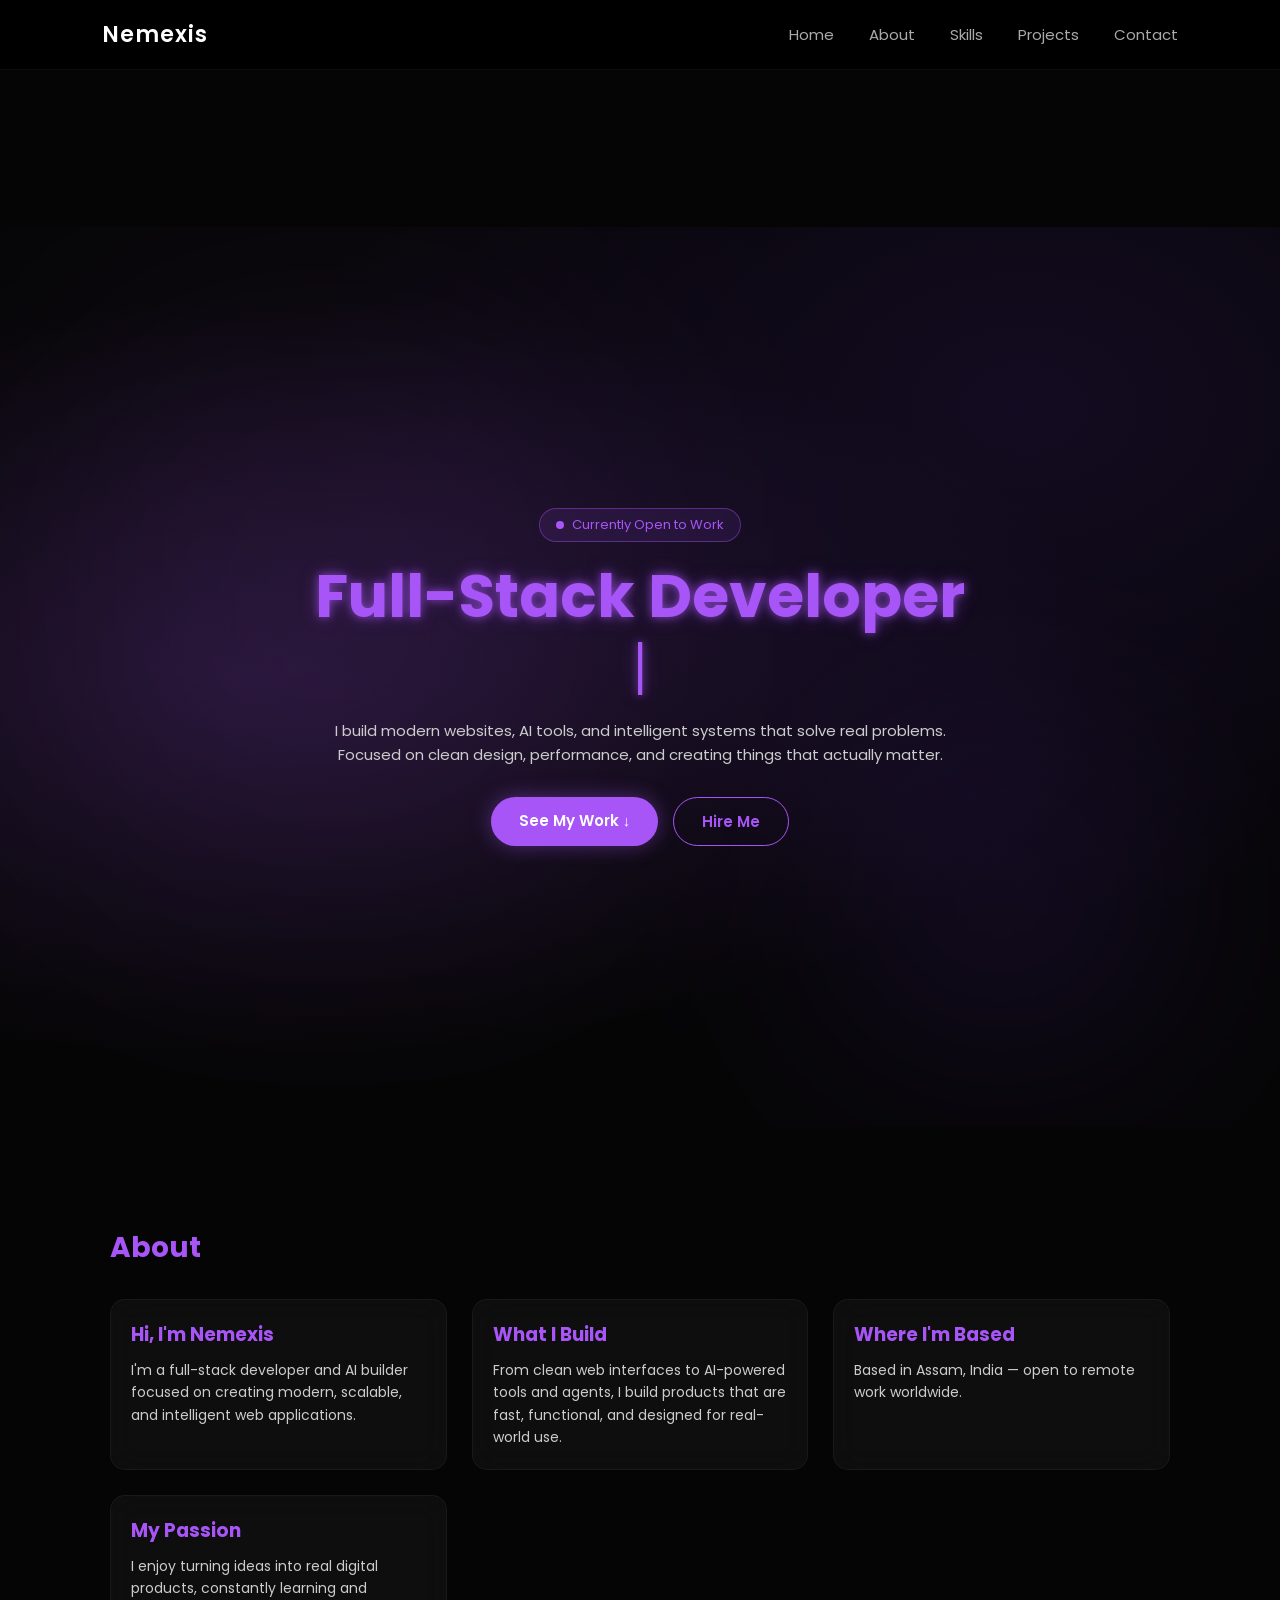
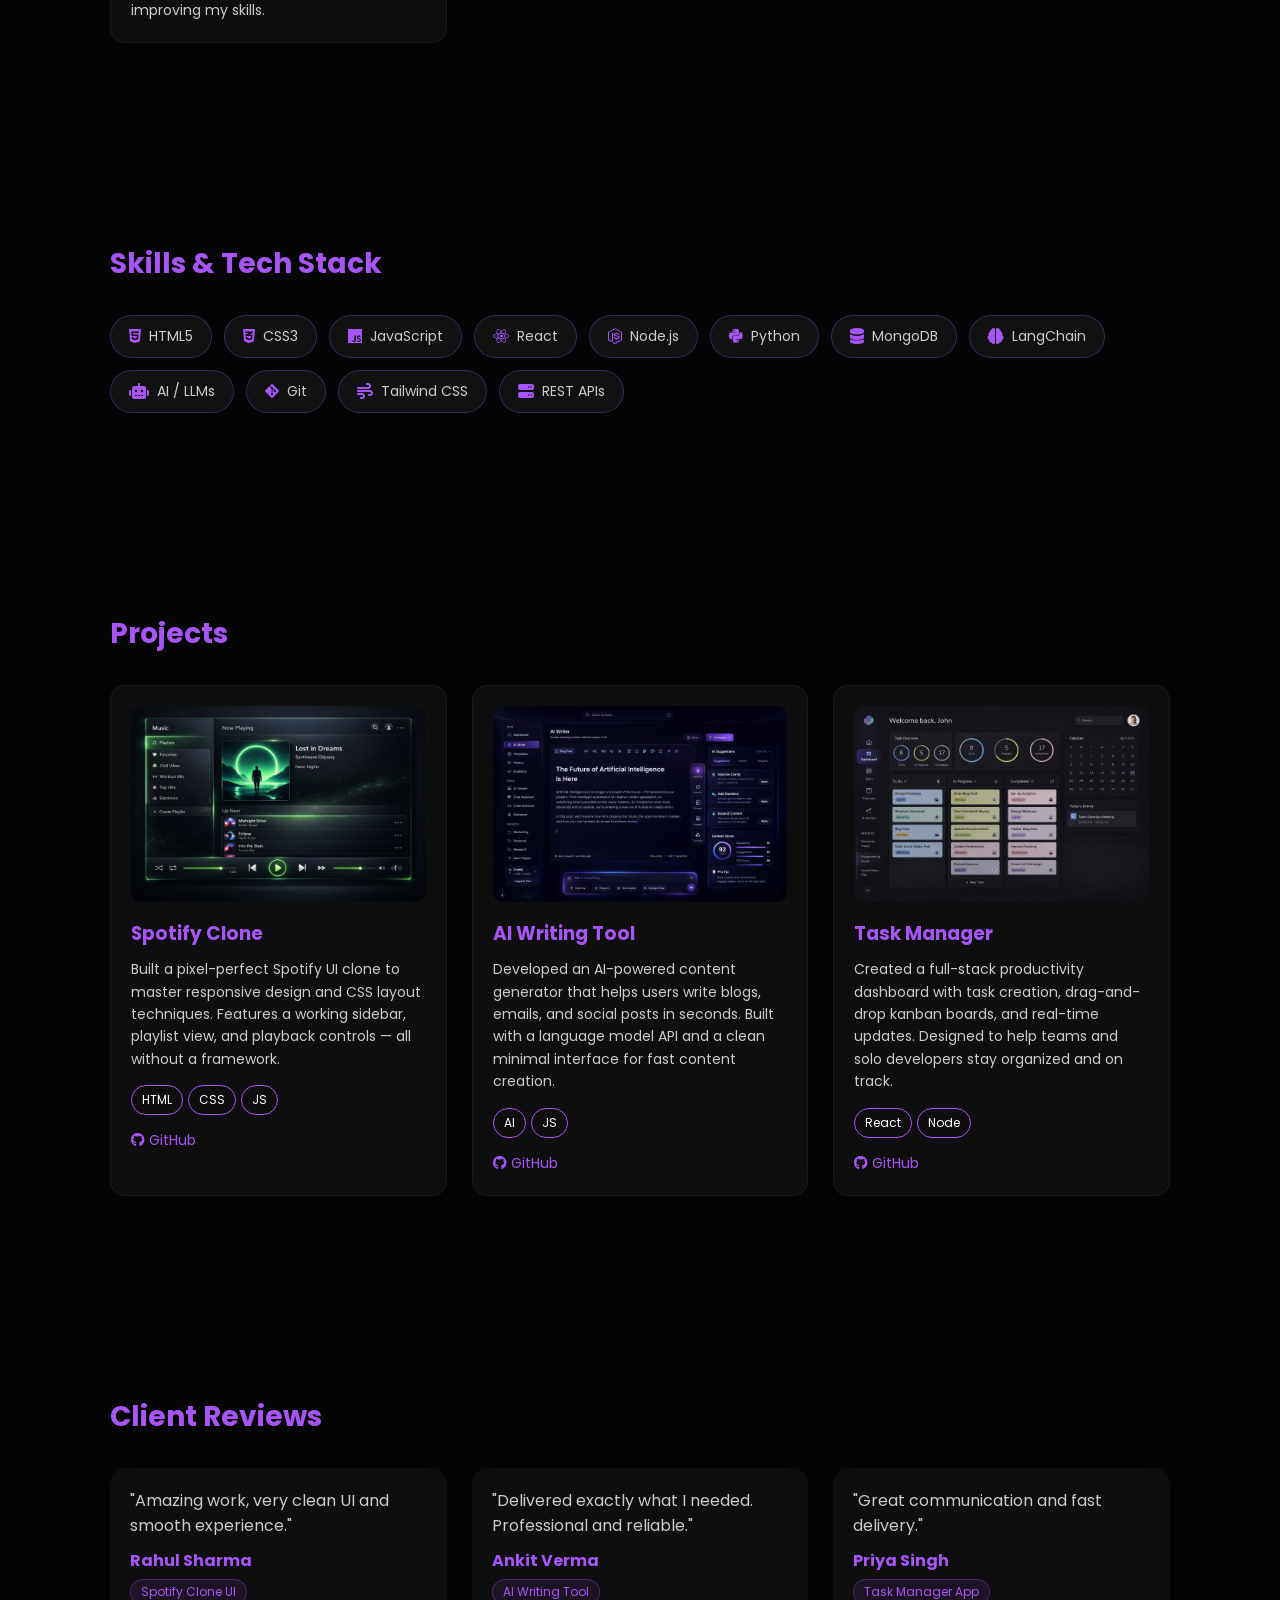
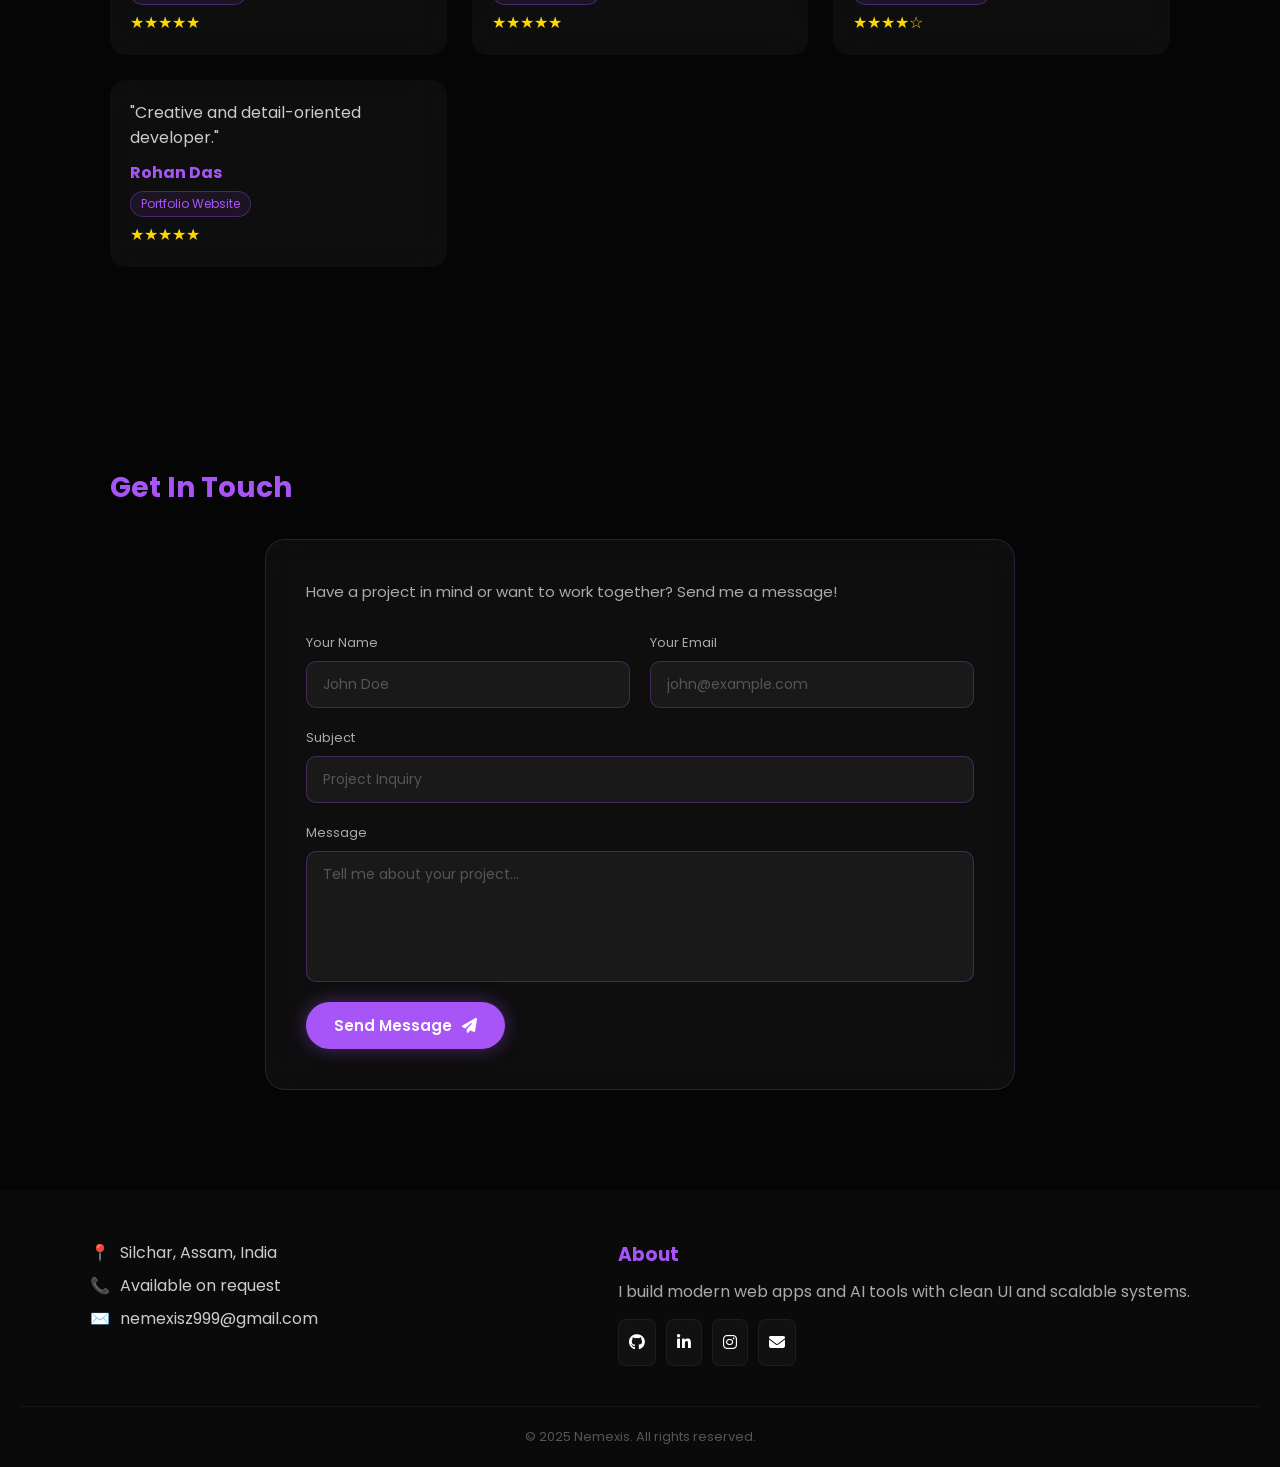
<file: index.html>
<!DOCTYPE html>
<html lang="en">
<head>
<meta charset="UTF-8">
<meta name="viewport" content="width=device-width, initial-scale=1.0">
<title>Nemexis Portfolio</title>

<!-- Favicon -->
<link rel="icon" type="image/svg+xml" href="data:image/svg+xml,<svg xmlns='http://www.w3.org/2000/svg' viewBox='0 0 100 100'><rect width='100' height='100' rx='20' fill='%23a855f7'/><text y='.9em' font-size='70' x='15'>N</text></svg>">

<link href="https://fonts.googleapis.com/css2?family=Poppins:wght@300;400;600;700&display=swap" rel="stylesheet">
<link rel="stylesheet" href="style.css">
<link rel="stylesheet" href="https://cdnjs.cloudflare.com/ajax/libs/font-awesome/6.5.0/css/all.min.css">
<link rel="stylesheet" href="https://unpkg.com/aos@2.3.1/dist/aos.css">
</head>

<body>

<!-- PRELOADER -->
<div id="preloader">
  <div class="preloader-inner">
    <div class="preloader-logo">N</div>
    <div class="preloader-bar"></div>
  </div>
</div>

<!-- SCROLL PROGRESS BAR -->
<div id="scroll-progress"></div>

<canvas id="stars"></canvas>

<!-- NAV -->
<nav class="navbar">
  <h2 class="logo">Nemexis</h2>

  <div class="hamburger" id="hamburger">
    <span></span><span></span><span></span>
  </div>

  <ul class="nav-links" id="nav-links">
    <li><a href="#home" class="active">Home</a></li>
    <li><a href="#about">About</a></li>
    <li><a href="#skills">Skills</a></li>
    <li><a href="#projects">Projects</a></li>
    <li><a href="#contact">Contact</a></li>
  </ul>
</nav>

<!-- HERO -->
<section id="home" class="hero">
  <div class="hero-content">

    <div class="open-badge" data-aos="fade-down">
      <span class="badge-dot"></span> Currently Open to Work
    </div>

    <h1 data-aos="fade-up" data-aos-delay="100">
      <span id="typed-text"></span><span class="cursor">|</span>
    </h1>

    <p data-aos="fade-up" data-aos-delay="200">
      I build modern websites, AI tools, and intelligent systems that solve real problems.
      Focused on clean design, performance, and creating things that actually matter.
    </p>

    <div class="hero-btns" data-aos="fade-up" data-aos-delay="300">
      <a href="#projects" class="btn-primary">See My Work ↓</a>
      <a href="#contact" class="btn-outline">Hire Me</a>
    </div>

  </div>
</section>

<!-- ABOUT -->
<section id="about" class="section">
  <h2 data-aos="fade-up">About</h2>
  <div class="about-grid">

    <div class="card" data-aos="fade-up" data-aos-delay="0">
      <h3>Hi, I'm Nemexis</h3>
      <p>I'm a full-stack developer and AI builder focused on creating modern, scalable, and intelligent web applications.</p>
    </div>

    <div class="card" data-aos="fade-up" data-aos-delay="100">
      <h3>What I Build</h3>
      <p>From clean web interfaces to AI-powered tools and agents, I build products that are fast, functional, and designed for real-world use.</p>
    </div>

    <div class="card" data-aos="fade-up" data-aos-delay="200">
      <h3>Where I'm Based</h3>
      <p>Based in Assam, India — open to remote work worldwide.</p>
    </div>

    <div class="card" data-aos="fade-up" data-aos-delay="300">
      <h3>My Passion</h3>
      <p>I enjoy turning ideas into real digital products, constantly learning and improving my skills.</p>
    </div>

  </div>
</section>

<!-- SKILLS -->
<section id="skills" class="section">
  <h2 data-aos="fade-up">Skills & Tech Stack</h2>
  <div class="skills-grid">
    <div class="skill-badge" data-aos="zoom-in" data-aos-delay="0"><i class="fab fa-html5"></i> HTML5</div>
    <div class="skill-badge" data-aos="zoom-in" data-aos-delay="50"><i class="fab fa-css3-alt"></i> CSS3</div>
    <div class="skill-badge" data-aos="zoom-in" data-aos-delay="100"><i class="fab fa-js"></i> JavaScript</div>
    <div class="skill-badge" data-aos="zoom-in" data-aos-delay="150"><i class="fab fa-react"></i> React</div>
    <div class="skill-badge" data-aos="zoom-in" data-aos-delay="200"><i class="fab fa-node-js"></i> Node.js</div>
    <div class="skill-badge" data-aos="zoom-in" data-aos-delay="250"><i class="fab fa-python"></i> Python</div>
    <div class="skill-badge" data-aos="zoom-in" data-aos-delay="300"><i class="fas fa-database"></i> MongoDB</div>
    <div class="skill-badge" data-aos="zoom-in" data-aos-delay="350"><i class="fas fa-brain"></i> LangChain</div>
    <div class="skill-badge" data-aos="zoom-in" data-aos-delay="400"><i class="fas fa-robot"></i> AI / LLMs</div>
    <div class="skill-badge" data-aos="zoom-in" data-aos-delay="450"><i class="fab fa-git-alt"></i> Git</div>
    <div class="skill-badge" data-aos="zoom-in" data-aos-delay="500"><i class="fas fa-wind"></i> Tailwind CSS</div>
    <div class="skill-badge" data-aos="zoom-in" data-aos-delay="550"><i class="fas fa-server"></i> REST APIs</div>
  </div>
</section>

<!-- PROJECTS -->
<section id="projects" class="section">
  <h2 data-aos="fade-up">Projects</h2>
  <div class="projects">

    <div class="card" data-aos="fade-up" data-aos-delay="0">
      <img src="images/image1.png" alt="Spotify Clone">
      <h3>Spotify Clone</h3>
      <p>Built a pixel-perfect Spotify UI clone to master responsive design and CSS layout techniques. Features a working sidebar, playlist view, and playback controls — all without a framework.</p>
      <div class="tags"><span>HTML</span><span>CSS</span><span>JS</span></div>
      <div class="links">
        <a href="https://github.com/nemexisz999-ux" target="_blank"><i class="fab fa-github"></i> GitHub</a>
      </div>
    </div>

    <div class="card" data-aos="fade-up" data-aos-delay="100">
      <img src="images/image2.png" alt="AI Writing Tool">
      <h3>AI Writing Tool</h3>
      <p>Developed an AI-powered content generator that helps users write blogs, emails, and social posts in seconds. Built with a language model API and a clean minimal interface for fast content creation.</p>
      <div class="tags"><span>AI</span><span>JS</span></div>
      <div class="links">
        <a href="https://github.com/nemexisz999-ux" target="_blank"><i class="fab fa-github"></i> GitHub</a>
      </div>
    </div>

    <div class="card" data-aos="fade-up" data-aos-delay="200">
      <img src="images/image3.png" alt="Task Manager">
      <h3>Task Manager</h3>
      <p>Created a full-stack productivity dashboard with task creation, drag-and-drop kanban boards, and real-time updates. Designed to help teams and solo developers stay organized and on track.</p>
      <div class="tags"><span>React</span><span>Node</span></div>
      <div class="links">
        <a href="https://github.com/nemexisz999-ux" target="_blank"><i class="fab fa-github"></i> GitHub</a>
      </div>
    </div>

  </div>
</section>

<!-- REVIEWS -->
<section class="section">
  <h2 data-aos="fade-up">Client Reviews</h2>
  <div class="reviews">

    <div class="review" data-aos="fade-up" data-aos-delay="0">
      <p>"Amazing work, very clean UI and smooth experience."</p>
      <h4>Rahul Sharma</h4>
      <span class="review-project">Spotify Clone UI</span>
      <div class="stars">★★★★★</div>
    </div>

    <div class="review" data-aos="fade-up" data-aos-delay="100">
      <p>"Delivered exactly what I needed. Professional and reliable."</p>
      <h4>Ankit Verma</h4>
      <span class="review-project">AI Writing Tool</span>
      <div class="stars">★★★★★</div>
    </div>

    <div class="review" data-aos="fade-up" data-aos-delay="200">
      <p>"Great communication and fast delivery."</p>
      <h4>Priya Singh</h4>
      <span class="review-project">Task Manager App</span>
      <div class="stars">★★★★☆</div>
    </div>

    <div class="review" data-aos="fade-up" data-aos-delay="300">
      <p>"Creative and detail-oriented developer."</p>
      <h4>Rohan Das</h4>
      <span class="review-project">Portfolio Website</span>
      <div class="stars">★★★★★</div>
    </div>

  </div>
</section>

<!-- CONTACT FORM -->
<section id="contact" class="section">
  <h2 data-aos="fade-up">Get In Touch</h2>
  <div class="contact-wrapper" data-aos="fade-up" data-aos-delay="100">
    <p class="contact-sub">Have a project in mind or want to work together? Send me a message!</p>
    <form action="https://formspree.io/f/mlgoarjd" method="POST" class="contact-form">
      <div class="form-row">
        <div class="form-group">
          <label>Your Name</label>
          <input type="text" name="name" placeholder="John Doe" required>
        </div>
        <div class="form-group">
          <label>Your Email</label>
          <input type="email" name="email" placeholder="john@example.com" required>
        </div>
      </div>
      <div class="form-group">
        <label>Subject</label>
        <input type="text" name="subject" placeholder="Project Inquiry" required>
      </div>
      <div class="form-group">
        <label>Message</label>
        <textarea name="message" rows="5" placeholder="Tell me about your project..." required></textarea>
      </div>
      <button type="submit" class="btn-primary submit-btn">
        Send Message <i class="fas fa-paper-plane"></i>
      </button>
    </form>
  </div>
</section>

<!-- FOOTER -->
<footer class="footer">
  <div class="footer-container">

    <div class="footer-left">
      <div class="footer-item"><span>📍</span><p>Silchar, Assam, India</p></div>
      <div class="footer-item"><span>📞</span><p>Available on request</p></div>
      <div class="footer-item"><span>✉️</span><p class="email">nemexisz999@gmail.com</p></div>
    </div>

    <div class="footer-right">
      <h3>About</h3>
      <p>I build modern web apps and AI tools with clean UI and scalable systems.</p>
      <div class="socials">
        <a href="https://github.com/nemexisz999-ux" target="_blank" rel="noopener noreferrer"><i class="fab fa-github"></i></a>
        <a href="https://www.linkedin.com/in/nishant-barman-8b5b00355" target="_blank" rel="noopener noreferrer"><i class="fab fa-linkedin-in"></i></a>
        <a href="https://www.instagram.com/nishanthasnu_" target="_blank" rel="noopener noreferrer"><i class="fab fa-instagram"></i></a>
        <a href="mailto:nemexisz999@gmail.com"><i class="fas fa-envelope"></i></a>
      </div>
    </div>

  </div>

  <div class="footer-bottom">
    <p>© 2025 Nemexis. All rights reserved.</p>
  </div>
</footer>

<script src="https://unpkg.com/aos@2.3.1/dist/aos.js"></script>
<script>AOS.init({ duration: 700, once: true });</script>
<script src="script.js"></script>
</body>
</html>
</file>
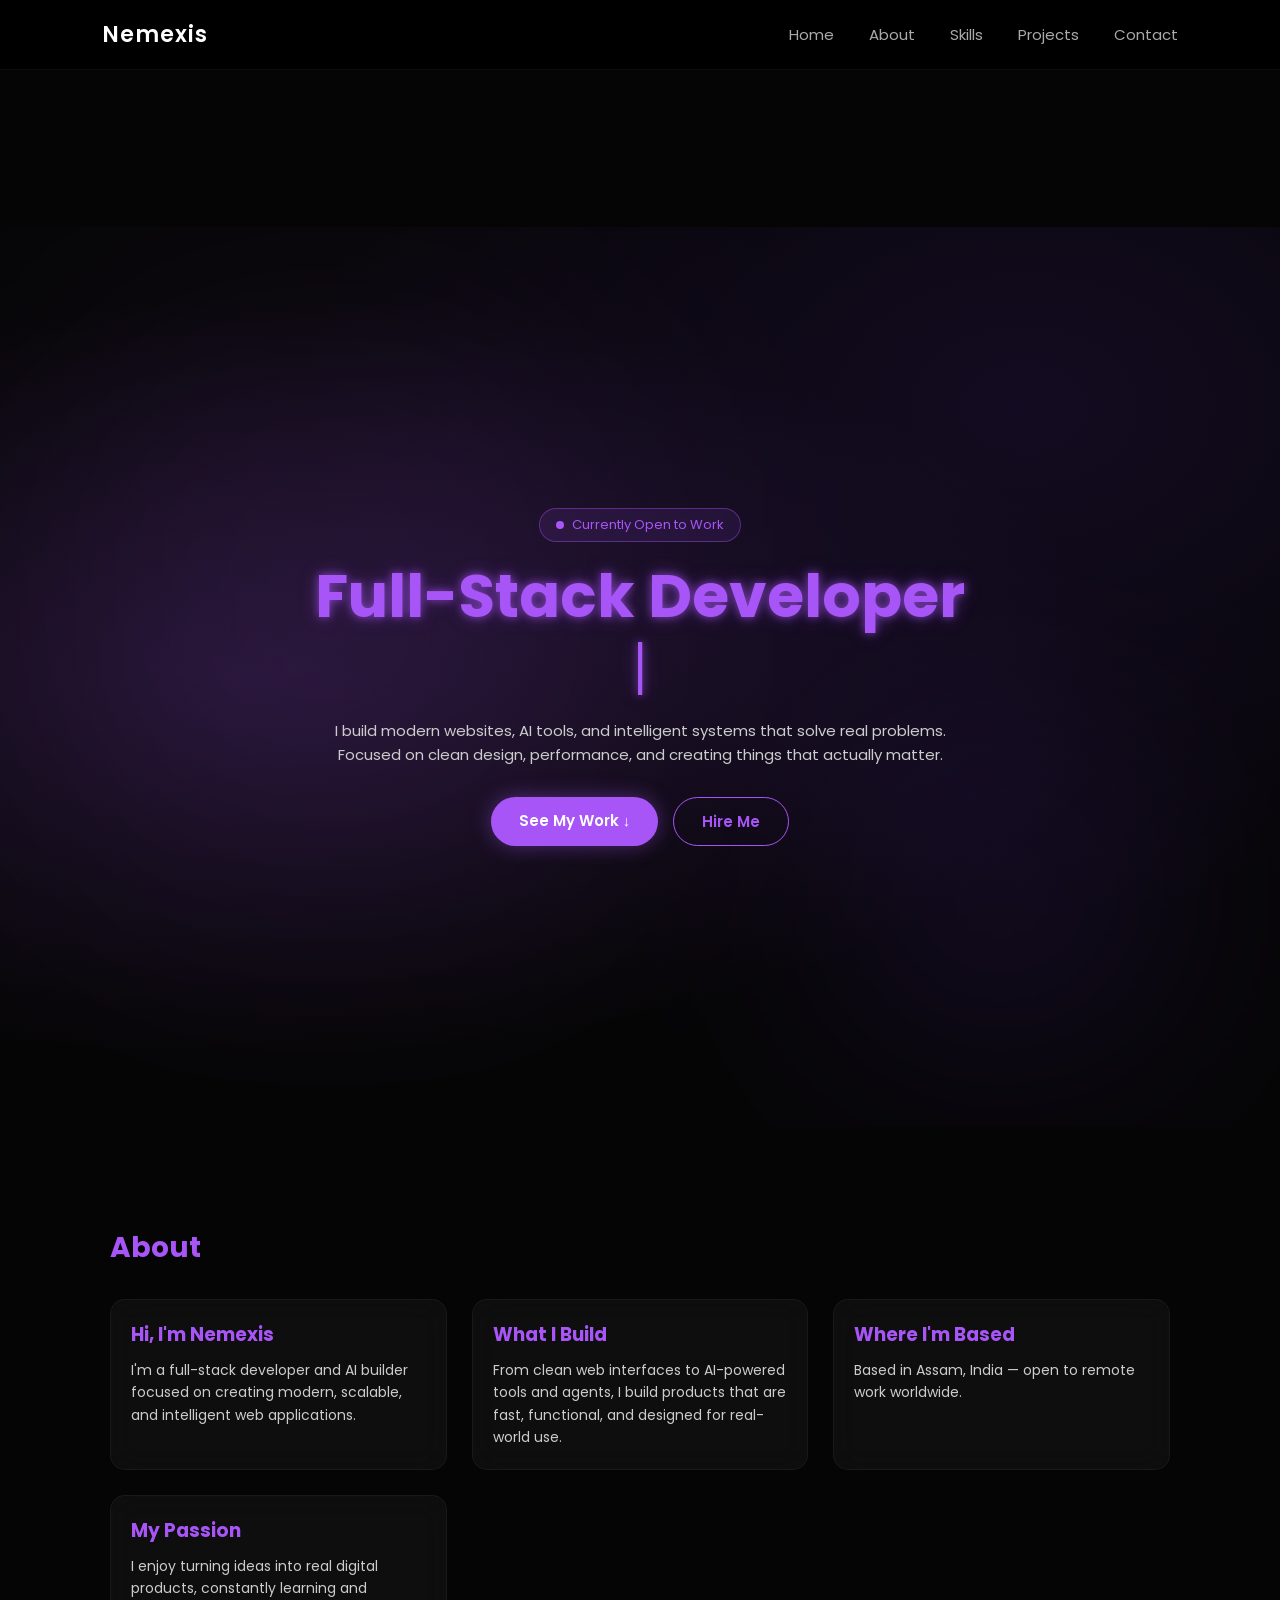
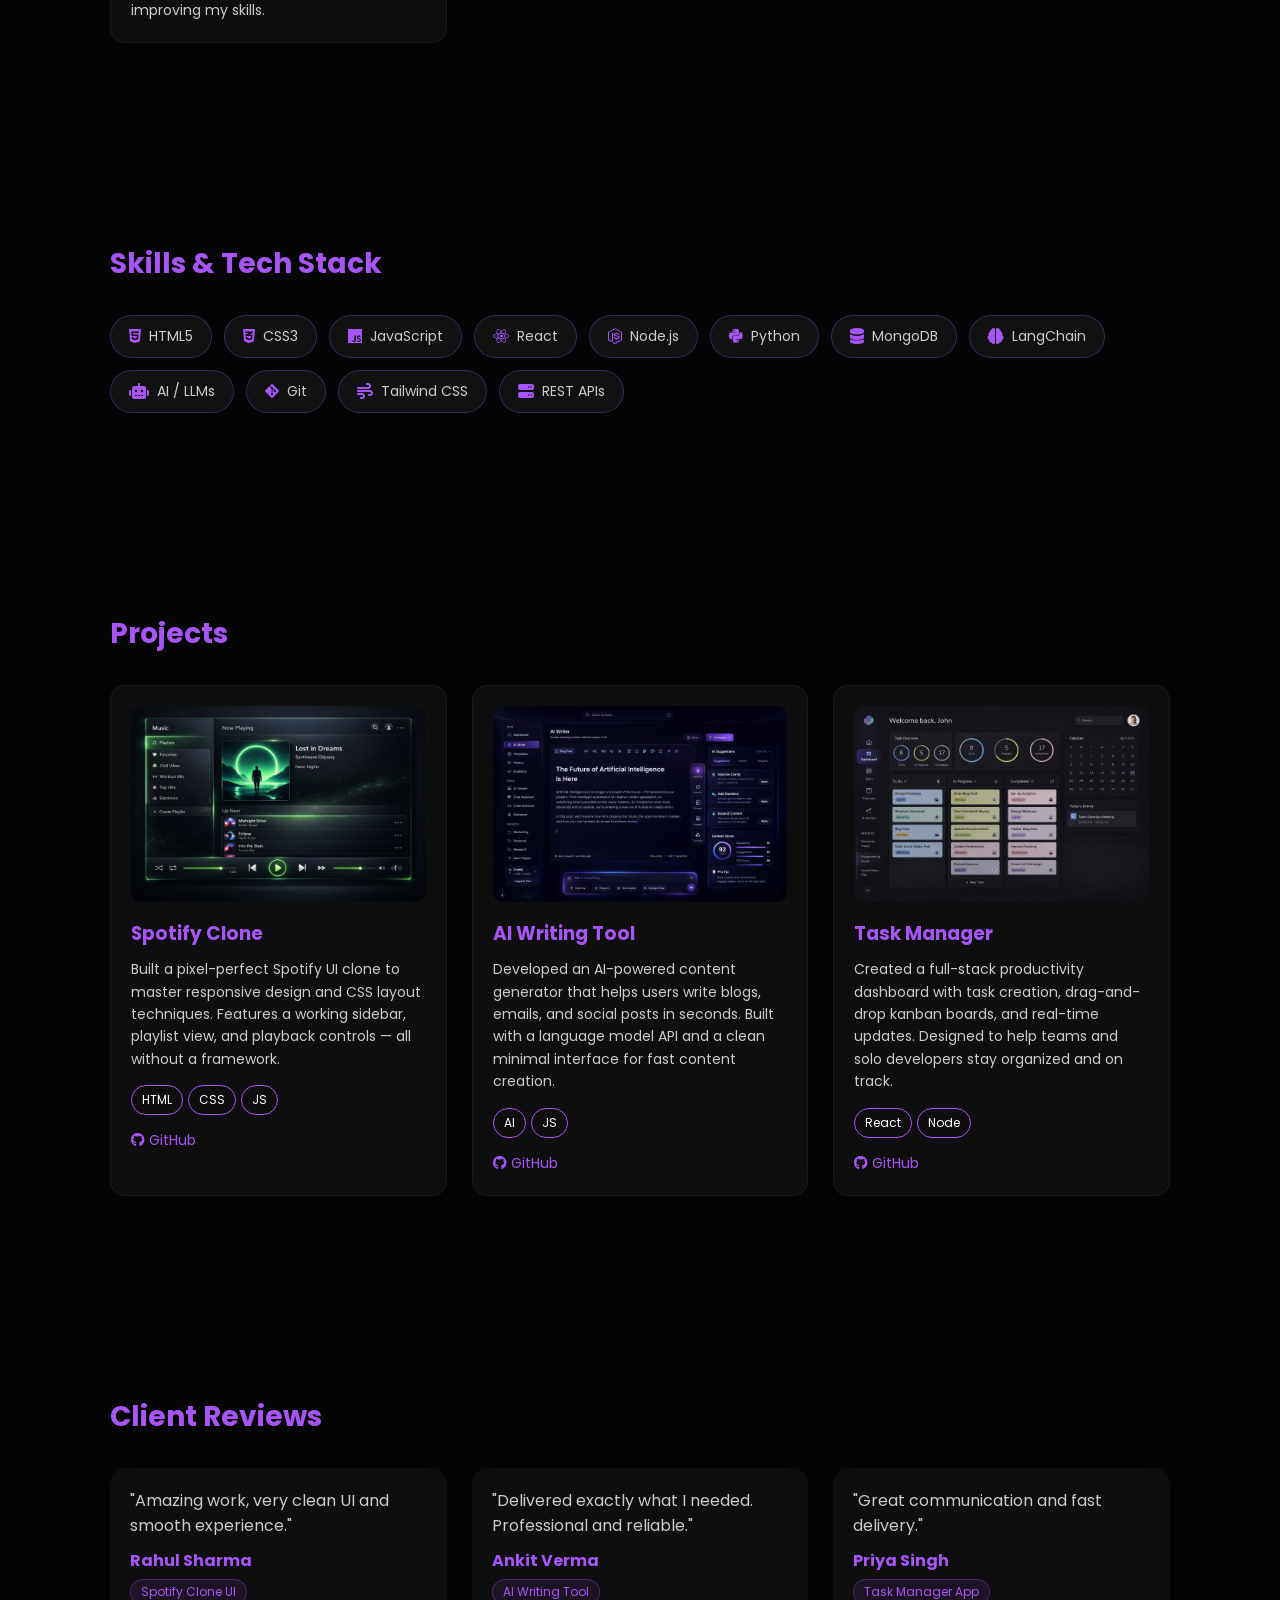
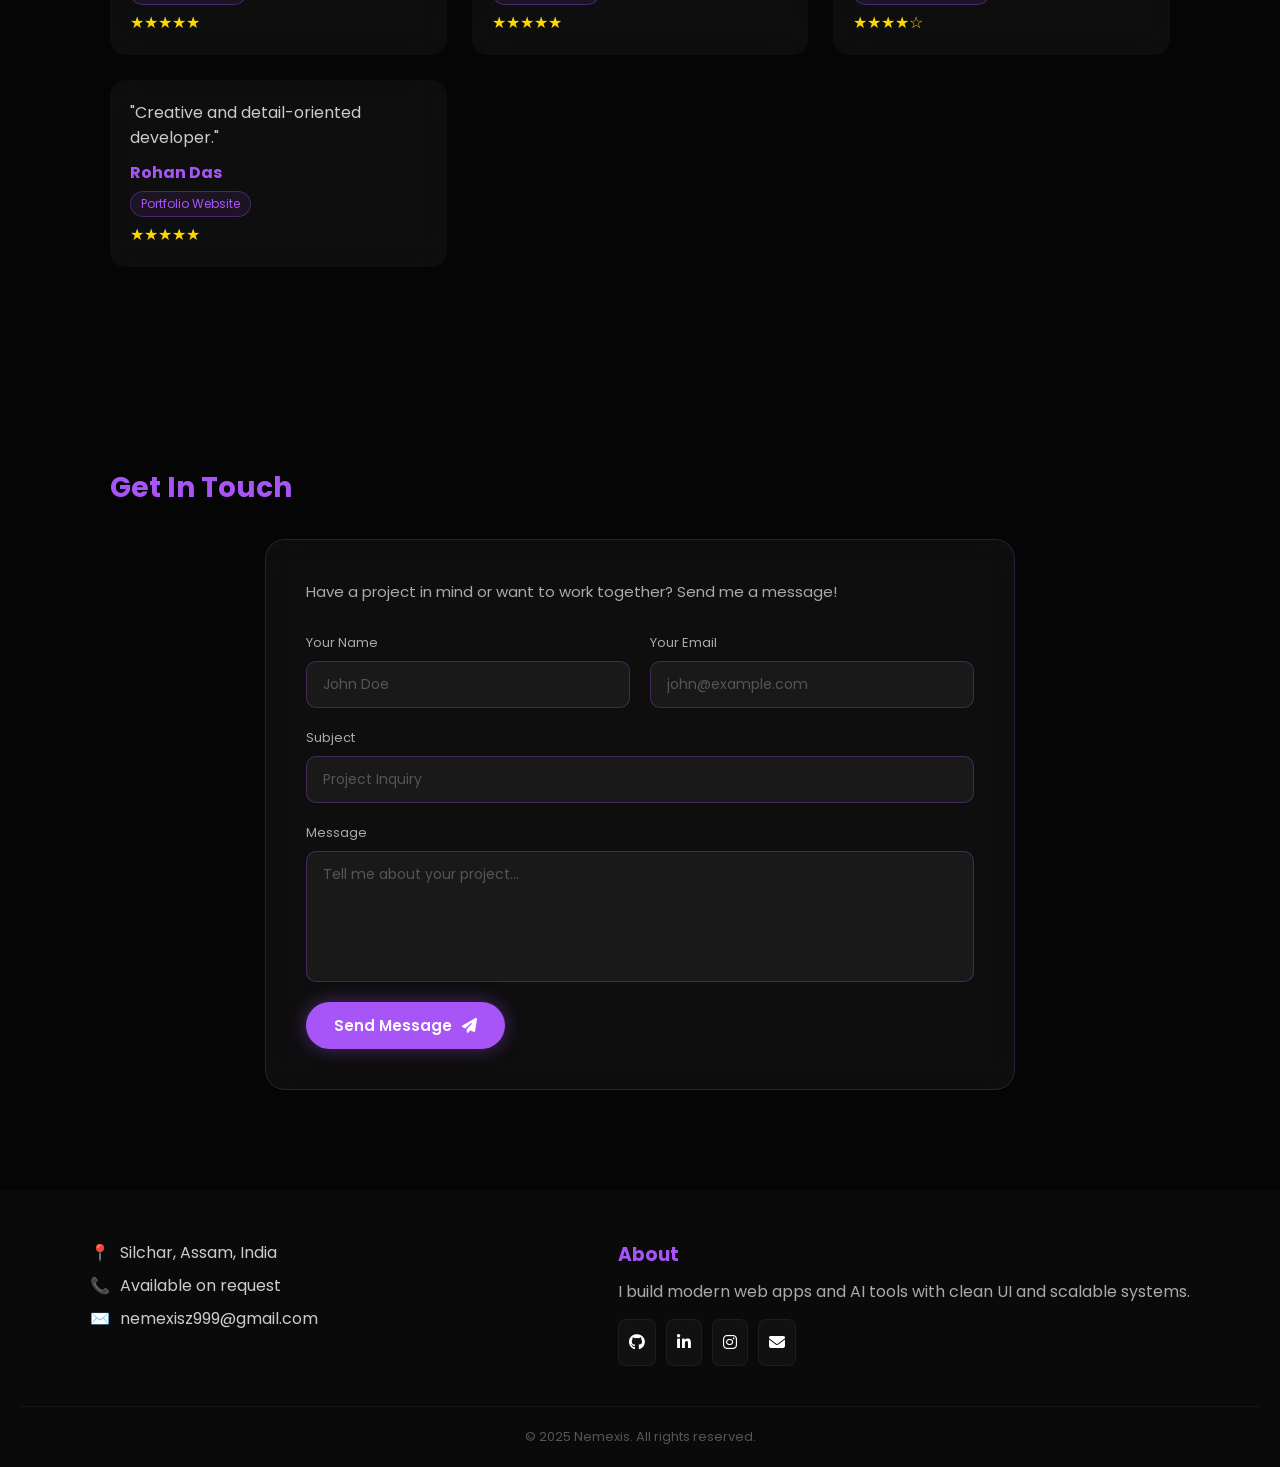
<file: Nemexis Website/index.html>
<!DOCTYPE html>
<html lang="en">
<head>
<meta charset="UTF-8">
<meta name="viewport" content="width=device-width, initial-scale=1.0">
<title>Nemexis Portfolio</title>

<!-- Favicon -->
<link rel="icon" type="image/svg+xml" href="data:image/svg+xml,<svg xmlns='http://www.w3.org/2000/svg' viewBox='0 0 100 100'><rect width='100' height='100' rx='20' fill='%23a855f7'/><text y='.9em' font-size='70' x='15'>N</text></svg>">

<link href="https://fonts.googleapis.com/css2?family=Poppins:wght@300;400;600;700&display=swap" rel="stylesheet">
<link rel="stylesheet" href="style.css">
<link rel="stylesheet" href="https://cdnjs.cloudflare.com/ajax/libs/font-awesome/6.5.0/css/all.min.css">
<link rel="stylesheet" href="https://unpkg.com/aos@2.3.1/dist/aos.css">
</head>

<body>

<!-- PRELOADER -->
<div id="preloader">
  <div class="preloader-inner">
    <div class="preloader-logo">N</div>
    <div class="preloader-bar"></div>
  </div>
</div>

<!-- SCROLL PROGRESS BAR -->
<div id="scroll-progress"></div>

<canvas id="stars"></canvas>

<!-- NAV -->
<nav class="navbar">
  <h2 class="logo">Nemexis</h2>

  <div class="hamburger" id="hamburger">
    <span></span><span></span><span></span>
  </div>

  <ul class="nav-links" id="nav-links">
    <li><a href="#home" class="active">Home</a></li>
    <li><a href="#about">About</a></li>
    <li><a href="#skills">Skills</a></li>
    <li><a href="#projects">Projects</a></li>
    <li><a href="#contact">Contact</a></li>
  </ul>
</nav>

<!-- HERO -->
<section id="home" class="hero">
  <div class="hero-content">

    <div class="open-badge" data-aos="fade-down">
      <span class="badge-dot"></span> Currently Open to Work
    </div>

    <h1 data-aos="fade-up" data-aos-delay="100">
      <span id="typed-text"></span><span class="cursor">|</span>
    </h1>

    <p data-aos="fade-up" data-aos-delay="200">
      I build modern websites, AI tools, and intelligent systems that solve real problems.
      Focused on clean design, performance, and creating things that actually matter.
    </p>

    <div class="hero-btns" data-aos="fade-up" data-aos-delay="300">
      <a href="#projects" class="btn-primary">See My Work ↓</a>
      <a href="#contact" class="btn-outline">Hire Me</a>
    </div>

  </div>
</section>

<!-- ABOUT -->
<section id="about" class="section">
  <h2 data-aos="fade-up">About</h2>
  <div class="about-grid">

    <div class="card" data-aos="fade-up" data-aos-delay="0">
      <h3>Hi, I'm Nemexis</h3>
      <p>I'm a full-stack developer and AI builder focused on creating modern, scalable, and intelligent web applications.</p>
    </div>

    <div class="card" data-aos="fade-up" data-aos-delay="100">
      <h3>What I Build</h3>
      <p>From clean web interfaces to AI-powered tools and agents, I build products that are fast, functional, and designed for real-world use.</p>
    </div>

    <div class="card" data-aos="fade-up" data-aos-delay="200">
      <h3>Where I'm Based</h3>
      <p>Based in Assam, India — open to remote work worldwide.</p>
    </div>

    <div class="card" data-aos="fade-up" data-aos-delay="300">
      <h3>My Passion</h3>
      <p>I enjoy turning ideas into real digital products, constantly learning and improving my skills.</p>
    </div>

  </div>
</section>

<!-- SKILLS -->
<section id="skills" class="section">
  <h2 data-aos="fade-up">Skills & Tech Stack</h2>
  <div class="skills-grid">
    <div class="skill-badge" data-aos="zoom-in" data-aos-delay="0"><i class="fab fa-html5"></i> HTML5</div>
    <div class="skill-badge" data-aos="zoom-in" data-aos-delay="50"><i class="fab fa-css3-alt"></i> CSS3</div>
    <div class="skill-badge" data-aos="zoom-in" data-aos-delay="100"><i class="fab fa-js"></i> JavaScript</div>
    <div class="skill-badge" data-aos="zoom-in" data-aos-delay="150"><i class="fab fa-react"></i> React</div>
    <div class="skill-badge" data-aos="zoom-in" data-aos-delay="200"><i class="fab fa-node-js"></i> Node.js</div>
    <div class="skill-badge" data-aos="zoom-in" data-aos-delay="250"><i class="fab fa-python"></i> Python</div>
    <div class="skill-badge" data-aos="zoom-in" data-aos-delay="300"><i class="fas fa-database"></i> MongoDB</div>
    <div class="skill-badge" data-aos="zoom-in" data-aos-delay="350"><i class="fas fa-brain"></i> LangChain</div>
    <div class="skill-badge" data-aos="zoom-in" data-aos-delay="400"><i class="fas fa-robot"></i> AI / LLMs</div>
    <div class="skill-badge" data-aos="zoom-in" data-aos-delay="450"><i class="fab fa-git-alt"></i> Git</div>
    <div class="skill-badge" data-aos="zoom-in" data-aos-delay="500"><i class="fas fa-wind"></i> Tailwind CSS</div>
    <div class="skill-badge" data-aos="zoom-in" data-aos-delay="550"><i class="fas fa-server"></i> REST APIs</div>
  </div>
</section>

<!-- PROJECTS -->
<section id="projects" class="section">
  <h2 data-aos="fade-up">Projects</h2>
  <div class="projects">

    <div class="card" data-aos="fade-up" data-aos-delay="0">
      <img src="./images/image1.png" alt="Spotify Clone">
      <h3>Spotify Clone</h3>
      <p>Built a pixel-perfect Spotify UI clone to master responsive design and CSS layout techniques. Features a working sidebar, playlist view, and playback controls — all without a framework.</p>
      <div class="tags"><span>HTML</span><span>CSS</span><span>JS</span></div>
      <div class="links">
        <a href="https://github.com/nemexisz999-ux" target="_blank"><i class="fab fa-github"></i> GitHub</a>
      </div>
    </div>

    <div class="card" data-aos="fade-up" data-aos-delay="100">
      <img src="./images/image2.png" alt="AI Writing Tool">
      <h3>AI Writing Tool</h3>
      <p>Developed an AI-powered content generator that helps users write blogs, emails, and social posts in seconds. Built with a language model API and a clean minimal interface for fast content creation.</p>
      <div class="tags"><span>AI</span><span>JS</span></div>
      <div class="links">
        <a href="https://github.com/nemexisz999-ux" target="_blank"><i class="fab fa-github"></i> GitHub</a>
      </div>
    </div>

    <div class="card" data-aos="fade-up" data-aos-delay="200">
      <img src="./images/image3.png" alt="Task Manager">
      <h3>Task Manager</h3>
      <p>Created a full-stack productivity dashboard with task creation, drag-and-drop kanban boards, and real-time updates. Designed to help teams and solo developers stay organized and on track.</p>
      <div class="tags"><span>React</span><span>Node</span></div>
      <div class="links">
        <a href="https://github.com/nemexisz999-ux" target="_blank"><i class="fab fa-github"></i> GitHub</a>
      </div>
    </div>

  </div>
</section>

<!-- REVIEWS -->
<section class="section">
  <h2 data-aos="fade-up">Client Reviews</h2>
  <div class="reviews">

    <div class="review" data-aos="fade-up" data-aos-delay="0">
      <p>"Amazing work, very clean UI and smooth experience."</p>
      <h4>Rahul Sharma</h4>
      <span class="review-project">Spotify Clone UI</span>
      <div class="stars">★★★★★</div>
    </div>

    <div class="review" data-aos="fade-up" data-aos-delay="100">
      <p>"Delivered exactly what I needed. Professional and reliable."</p>
      <h4>Ankit Verma</h4>
      <span class="review-project">AI Writing Tool</span>
      <div class="stars">★★★★★</div>
    </div>

    <div class="review" data-aos="fade-up" data-aos-delay="200">
      <p>"Great communication and fast delivery."</p>
      <h4>Priya Singh</h4>
      <span class="review-project">Task Manager App</span>
      <div class="stars">★★★★☆</div>
    </div>

    <div class="review" data-aos="fade-up" data-aos-delay="300">
      <p>"Creative and detail-oriented developer."</p>
      <h4>Rohan Das</h4>
      <span class="review-project">Portfolio Website</span>
      <div class="stars">★★★★★</div>
    </div>

  </div>
</section>

<!-- CONTACT FORM -->
<section id="contact" class="section">
  <h2 data-aos="fade-up">Get In Touch</h2>
  <div class="contact-wrapper" data-aos="fade-up" data-aos-delay="100">
    <p class="contact-sub">Have a project in mind or want to work together? Send me a message!</p>
    <form action="https://formspree.io/f/mlgoarjd" method="POST" class="contact-form">
      <div class="form-row">
        <div class="form-group">
          <label>Your Name</label>
          <input type="text" name="name" placeholder="John Doe" required>
        </div>
        <div class="form-group">
          <label>Your Email</label>
          <input type="email" name="email" placeholder="john@example.com" required>
        </div>
      </div>
      <div class="form-group">
        <label>Subject</label>
        <input type="text" name="subject" placeholder="Project Inquiry" required>
      </div>
      <div class="form-group">
        <label>Message</label>
        <textarea name="message" rows="5" placeholder="Tell me about your project..." required></textarea>
      </div>
      <button type="submit" class="btn-primary submit-btn">
        Send Message <i class="fas fa-paper-plane"></i>
      </button>
    </form>
  </div>
</section>

<!-- FOOTER -->
<footer class="footer">
  <div class="footer-container">

    <div class="footer-left">
      <div class="footer-item"><span>📍</span><p>Silchar, Assam, India</p></div>
      <div class="footer-item"><span>📞</span><p>Available on request</p></div>
      <div class="footer-item"><span>✉️</span><p class="email">nemexisz999@gmail.com</p></div>
    </div>

    <div class="footer-right">
      <h3>About</h3>
      <p>I build modern web apps and AI tools with clean UI and scalable systems.</p>
      <div class="socials">
        <a href="https://github.com/nemexisz999-ux" target="_blank" rel="noopener noreferrer"><i class="fab fa-github"></i></a>
        <a href="https://www.linkedin.com/in/nishant-barman-8b5b00355" target="_blank" rel="noopener noreferrer"><i class="fab fa-linkedin-in"></i></a>
        <a href="https://www.instagram.com/nishanthasnu_" target="_blank" rel="noopener noreferrer"><i class="fab fa-instagram"></i></a>
        <a href="mailto:nemexisz999@gmail.com"><i class="fas fa-envelope"></i></a>
      </div>
    </div>

  </div>

  <div class="footer-bottom">
    <p>© 2025 Nemexis. All rights reserved.</p>
  </div>
</footer>

<script src="https://unpkg.com/aos@2.3.1/dist/aos.js"></script>
<script>AOS.init({ duration: 700, once: true });</script>
<script src="script.js"></script>
</body>
</html>
</file>
<file: style.css>
* {
  margin: 0;
  padding: 0;
  box-sizing: border-box;
  font-family: 'Poppins', sans-serif;
}

body {
  background: #050505;
  color: #fff;
  overflow-x: hidden;
}

/* ================= SCROLL PROGRESS ================= */
#scroll-progress {
  position: fixed;
  top: 0;
  left: 0;
  height: 3px;
  width: 0%;
  background: linear-gradient(to right, #a855f7, #7c3aed);
  z-index: 9999;
  transition: width 0.1s linear;
}

/* ================= PRELOADER ================= */
#preloader {
  position: fixed;
  inset: 0;
  background: #050505;
  z-index: 99999;
  display: flex;
  align-items: center;
  justify-content: center;
  transition: opacity 0.6s ease, visibility 0.6s ease;
}

#preloader.hidden {
  opacity: 0;
  visibility: hidden;
}

.preloader-inner {
  text-align: center;
}

.preloader-logo {
  font-size: 60px;
  font-weight: 700;
  color: #a855f7;
  text-shadow: 0 0 30px rgba(168,85,247,0.6);
  margin-bottom: 20px;
  animation: preloader-pulse 1s ease-in-out infinite;
}

@keyframes preloader-pulse {
  0%, 100% { transform: scale(1); opacity: 1; }
  50% { transform: scale(1.1); opacity: 0.7; }
}

.preloader-bar {
  width: 150px;
  height: 3px;
  background: rgba(168,85,247,0.2);
  border-radius: 3px;
  margin: 0 auto;
  overflow: hidden;
}

.preloader-bar::after {
  content: "";
  display: block;
  height: 100%;
  width: 0%;
  background: #a855f7;
  border-radius: 3px;
  animation: preloader-fill 1.5s ease forwards;
}

@keyframes preloader-fill {
  to { width: 100%; }
}

/* ================= NAVBAR ================= */
.navbar {
  position: fixed;
  top: 0;
  left: 0;
  width: 100%;
  height: 70px;
  display: flex;
  justify-content: space-between;
  align-items: center;
  padding: 0 8%;
  background: #000;
  z-index: 1000;
  border-bottom: 1px solid rgba(255,255,255,0.05);
}

.logo {
  font-size: 22px;
  font-weight: 600;
  letter-spacing: 1px;
}

.nav-links {
  display: flex;
  gap: 35px;
  list-style: none;
}

.nav-links a {
  position: relative;
  text-decoration: none;
  color: #aaa;
  font-size: 15px;
  transition: 0.3s;
}

.nav-links a:hover { color: #fff; }

.nav-links a::after {
  content: "";
  position: absolute;
  left: 0;
  bottom: -5px;
  width: 0%;
  height: 2px;
  background: #a855f7;
  transition: 0.3s;
}

.nav-links a:hover::after { width: 100%; }
.nav-links a.active { color: #a855f7; }
.nav-links a.active::after { width: 100%; }

/* HAMBURGER */
.hamburger {
  display: none;
  flex-direction: column;
  gap: 5px;
  cursor: pointer;
  z-index: 1001;
}

.hamburger span {
  display: block;
  width: 25px;
  height: 2px;
  background: #fff;
  border-radius: 2px;
  transition: 0.3s;
}

.hamburger.open span:nth-child(1) { transform: translateY(7px) rotate(45deg); }
.hamburger.open span:nth-child(2) { opacity: 0; }
.hamburger.open span:nth-child(3) { transform: translateY(-7px) rotate(-45deg); }

/* ================= HERO ================= */
.hero {
  position: relative;
  height: 100vh;
  width: 100%;
  display: flex;
  align-items: center;
  justify-content: center;
  text-align: center;
  margin-top: 70px;
  overflow: hidden;
  background: radial-gradient(ellipse at 20% 50%, rgba(168,85,247,0.15) 0%, transparent 60%),
              radial-gradient(ellipse at 80% 20%, rgba(124,58,237,0.12) 0%, transparent 50%),
              #050505;
}

.hero::before {
  content: "";
  position: absolute;
  width: 400px;
  height: 400px;
  background: #a855f7;
  filter: blur(150px);
  opacity: 0.2;
  top: 20%;
  left: 10%;
  pointer-events: none;
}

.hero::after {
  content: "";
  position: absolute;
  width: 300px;
  height: 300px;
  background: #7c3aed;
  filter: blur(120px);
  opacity: 0.15;
  bottom: 10%;
  right: 10%;
  pointer-events: none;
}

.hero-content {
  max-width: 700px;
  margin: auto;
  position: relative;
  z-index: 2;
  padding: 0 20px;
}

.hero h1 {
  font-size: 60px;
  line-height: 1.2;
  min-height: 80px;
}

.hero span {
  color: #a855f7;
  text-shadow: 0 0 8px rgba(168,85,247,0.6), 0 0 18px rgba(168,85,247,0.4);
}

.cursor {
  display: inline-block;
  color: #a855f7;
  animation: blink 0.8s infinite;
  font-weight: 300;
}

@keyframes blink {
  0%, 100% { opacity: 1; }
  50% { opacity: 0; }
}

.hero p {
  color: #ccc;
  margin-top: 15px;
  font-size: 15px;
  line-height: 1.6;
}

/* ================= OPEN TO WORK BADGE ================= */
.open-badge {
  display: inline-flex;
  align-items: center;
  gap: 8px;
  background: rgba(168,85,247,0.1);
  border: 1px solid rgba(168,85,247,0.4);
  color: #a855f7;
  font-size: 13px;
  padding: 6px 16px;
  border-radius: 30px;
  margin-bottom: 18px;
}

.badge-dot {
  width: 8px;
  height: 8px;
  border-radius: 50%;
  background: #a855f7;
  animation: pulse 1.5s infinite;
}

@keyframes pulse {
  0%, 100% { opacity: 1; transform: scale(1); }
  50% { opacity: 0.4; transform: scale(1.4); }
}

/* ================= HERO BUTTONS ================= */
.hero-btns {
  display: flex;
  gap: 15px;
  justify-content: center;
  margin-top: 30px;
  flex-wrap: wrap;
}

.btn-primary {
  background: #a855f7;
  color: #fff;
  padding: 12px 28px;
  border-radius: 30px;
  text-decoration: none;
  font-size: 15px;
  font-weight: 600;
  transition: 0.3s;
  box-shadow: 0 0 20px rgba(168,85,247,0.4);
  border: none;
  cursor: pointer;
}

.btn-primary:hover {
  background: #9333ea;
  box-shadow: 0 0 30px rgba(168,85,247,0.7);
  transform: translateY(-2px);
}

.btn-outline {
  background: transparent;
  color: #a855f7;
  padding: 12px 28px;
  border-radius: 30px;
  text-decoration: none;
  font-size: 15px;
  font-weight: 600;
  border: 1px solid #a855f7;
  transition: 0.3s;
}

.btn-outline:hover {
  background: #a855f7;
  color: #fff;
  transform: translateY(-2px);
}

/* ================= SECTION ================= */
.section {
  padding: 100px 20px;
  max-width: 1100px;
  margin: auto;
}

.section h2 {
  color: #a855f7;
  margin-bottom: 30px;
  font-size: 28px;
}

/* ================= GRIDS ================= */
.about-grid,
.projects,
.reviews {
  display: grid;
  grid-template-columns: repeat(auto-fit, minmax(280px, 1fr));
  gap: 25px;
}

/* ================= CARD ================= */
.card {
  background: rgba(20,20,20,0.6);
  padding: 20px;
  border-radius: 15px;
  backdrop-filter: blur(15px);
  position: relative;
  overflow: hidden;
  transition: 0.4s;
  border: 1px solid rgba(255,255,255,0.05);
}

.card::before {
  content: "";
  position: absolute;
  top: 0;
  left: -100%;
  width: 100%;
  height: 100%;
  background: linear-gradient(120deg, transparent, rgba(168,85,247,0.5), transparent);
  transition: 0.6s;
}

.card:hover::before { left: 100%; }

.card:hover {
  transform: translateY(-10px) scale(1.03);
  box-shadow:
    0 0 20px rgba(168,85,247,0.4),
    0 0 40px rgba(168,85,247,0.3),
    0 0 60px rgba(168,85,247,0.2);
  border-color: #a855f7;
}

.card h3 { color: #a855f7; margin-bottom: 10px; }
.card p { color: #ccc; font-size: 14px; line-height: 1.6; }
.card img { width: 100%; border-radius: 10px; margin-bottom: 10px; }

/* ================= TAGS ================= */
.tags { margin-top: 10px; }

.tags span {
  border: 1px solid #a855f7;
  padding: 5px 10px;
  border-radius: 20px;
  font-size: 12px;
  margin-right: 5px;
  display: inline-block;
  margin-top: 5px;
}

/* ================= LINKS ================= */
.links { margin-top: 12px; }

.links a {
  margin-right: 10px;
  text-decoration: none;
  color: #a855f7;
  font-size: 14px;
}

.links a:hover { text-decoration: underline; }

/* ================= SKILLS ================= */
.skills-grid {
  display: flex;
  flex-wrap: wrap;
  gap: 12px;
}

.skill-badge {
  display: flex;
  align-items: center;
  gap: 8px;
  background: rgba(20,20,20,0.8);
  border: 1px solid rgba(168,85,247,0.3);
  color: #ccc;
  padding: 10px 18px;
  border-radius: 30px;
  font-size: 14px;
  transition: 0.3s;
  cursor: default;
}

.skill-badge i { color: #a855f7; font-size: 16px; }

.skill-badge:hover {
  border-color: #a855f7;
  color: #fff;
  background: rgba(168,85,247,0.1);
  box-shadow: 0 0 15px rgba(168,85,247,0.2);
  transform: translateY(-3px);
}

/* ================= REVIEWS ================= */
.review {
  background: rgba(20,20,20,0.6);
  padding: 20px;
  border-radius: 15px;
  backdrop-filter: blur(15px);
  transition: 0.4s;
}

.review:hover {
  transform: translateY(-8px);
  box-shadow: 0 0 25px rgba(168,85,247,0.2);
}

.review h4 { color: #a855f7; margin-top: 10px; }
.review p { color: #ccc; }

.review-project {
  display: inline-block;
  font-size: 12px;
  color: #a855f7;
  background: rgba(168,85,247,0.1);
  border: 1px solid rgba(168,85,247,0.3);
  padding: 3px 10px;
  border-radius: 20px;
  margin-top: 6px;
}

.stars { color: gold; margin-top: 5px; }

/* ================= CONTACT FORM ================= */
.contact-wrapper {
  background: rgba(20,20,20,0.6);
  border: 1px solid rgba(168,85,247,0.2);
  border-radius: 20px;
  padding: 40px;
  backdrop-filter: blur(15px);
  max-width: 750px;
  margin: 0 auto;
}

.contact-sub {
  color: #aaa;
  margin-bottom: 30px;
  font-size: 15px;
}

.contact-form {
  display: flex;
  flex-direction: column;
  gap: 20px;
}

.form-row {
  display: grid;
  grid-template-columns: 1fr 1fr;
  gap: 20px;
}

.form-group {
  display: flex;
  flex-direction: column;
  gap: 8px;
}

.form-group label {
  font-size: 13px;
  color: #aaa;
}

.form-group input,
.form-group textarea {
  background: rgba(255,255,255,0.05);
  border: 1px solid rgba(168,85,247,0.3);
  border-radius: 10px;
  padding: 12px 16px;
  color: #fff;
  font-size: 14px;
  font-family: 'Poppins', sans-serif;
  transition: 0.3s;
  outline: none;
  resize: none;
}

.form-group input:focus,
.form-group textarea:focus {
  border-color: #a855f7;
  background: rgba(168,85,247,0.05);
  box-shadow: 0 0 15px rgba(168,85,247,0.15);
}

.form-group input::placeholder,
.form-group textarea::placeholder {
  color: #555;
}

.submit-btn {
  align-self: flex-start;
  display: flex;
  align-items: center;
  gap: 10px;
  font-family: 'Poppins', sans-serif;
}

/* ================= FOOTER ================= */
.footer {
  background: #0a0a0a;
  padding: 50px 20px 0;
}

.footer-container {
  display: flex;
  justify-content: space-between;
  flex-wrap: wrap;
  gap: 30px;
  max-width: 1100px;
  margin: 0 auto;
  padding-bottom: 40px;
}

.footer-item {
  display: flex;
  gap: 10px;
  color: #ccc;
  margin-bottom: 8px;
}

.footer-right h3 { color: #a855f7; margin-bottom: 10px; }
.footer-right p { color: #aaa; }

.footer-bottom {
  border-top: 1px solid rgba(255,255,255,0.05);
  text-align: center;
  padding: 20px;
  color: #555;
  font-size: 13px;
}

/* ================= SOCIALS ================= */
.socials {
  margin-top: 15px;
  display: flex;
  gap: 10px;
}

.socials a {
  background: #111;
  padding: 10px;
  border-radius: 8px;
  color: #fff;
  font-size: 16px;
  transition: 0.3s;
  border: 1px solid rgba(255,255,255,0.05);
}

.socials a:nth-child(1):hover {
  background: #333;
  box-shadow: 0 0 15px rgba(255,255,255,0.2);
}

.socials a:nth-child(2):hover {
  background: #0077b5;
  box-shadow: 0 0 15px rgba(0,119,181,0.4);
}

.socials a:nth-child(3):hover {
  background: linear-gradient(45deg, #f09433, #e6683c, #dc2743, #cc2366, #bc1888);
  box-shadow: 0 0 15px rgba(220,39,67,0.4);
}

.socials a:nth-child(4):hover {
  background: #a855f7;
  box-shadow: 0 0 15px rgba(168,85,247,0.4);
}

/* ================= MOBILE RESPONSIVE ================= */
@media (max-width: 768px) {

  /* NAV */
  .hamburger { display: flex; }

  .nav-links {
    position: fixed;
    top: 70px;
    left: 0;
    width: 100%;
    background: #000;
    flex-direction: column;
    align-items: center;
    gap: 0;
    max-height: 0;
    overflow: hidden;
    transition: max-height 0.4s ease;
    border-bottom: 1px solid rgba(255,255,255,0.05);
  }

  .nav-links.open { max-height: 400px; }

  .nav-links li {
    width: 100%;
    text-align: center;
    padding: 16px 0;
    border-bottom: 1px solid rgba(255,255,255,0.05);
  }

  /* HERO */
  .hero { height: auto; padding: 60px 20px; margin-top: 70px; }
  .hero h1 { font-size: 34px; min-height: 50px; }
  .hero p { font-size: 14px; }

  /* BUTTONS */
  .hero-btns { flex-direction: column; align-items: center; }
  .btn-primary, .btn-outline { width: 100%; text-align: center; }

  /* GRIDS */
  .about-grid,
  .projects,
  .reviews {
    grid-template-columns: 1fr;
  }

  /* SECTION */
  .section { padding: 60px 16px; }

  /* CONTACT FORM */
  .contact-wrapper { padding: 24px 16px; }
  .form-row { grid-template-columns: 1fr; }
  .submit-btn { width: 100%; justify-content: center; }

  /* FOOTER */
  .footer-container { flex-direction: column; }

  /* SKILLS */
  .skills-grid { gap: 8px; }
  .skill-badge { font-size: 13px; padding: 8px 14px; }
}

@media (max-width: 480px) {
  .hero h1 { font-size: 28px; }
  .open-badge { font-size: 11px; padding: 5px 12px; }
  .section h2 { font-size: 22px; }
}

html { scroll-behavior: smooth; }
</file>
<file: Nemexis Website/style.css>
* {
  margin: 0;
  padding: 0;
  box-sizing: border-box;
  font-family: 'Poppins', sans-serif;
}

body {
  background: #050505;
  color: #fff;
  overflow-x: hidden;
}

/* ================= SCROLL PROGRESS ================= */
#scroll-progress {
  position: fixed;
  top: 0;
  left: 0;
  height: 3px;
  width: 0%;
  background: linear-gradient(to right, #a855f7, #7c3aed);
  z-index: 9999;
  transition: width 0.1s linear;
}

/* ================= PRELOADER ================= */
#preloader {
  position: fixed;
  inset: 0;
  background: #050505;
  z-index: 99999;
  display: flex;
  align-items: center;
  justify-content: center;
  transition: opacity 0.6s ease, visibility 0.6s ease;
}

#preloader.hidden {
  opacity: 0;
  visibility: hidden;
}

.preloader-inner {
  text-align: center;
}

.preloader-logo {
  font-size: 60px;
  font-weight: 700;
  color: #a855f7;
  text-shadow: 0 0 30px rgba(168,85,247,0.6);
  margin-bottom: 20px;
  animation: preloader-pulse 1s ease-in-out infinite;
}

@keyframes preloader-pulse {
  0%, 100% { transform: scale(1); opacity: 1; }
  50% { transform: scale(1.1); opacity: 0.7; }
}

.preloader-bar {
  width: 150px;
  height: 3px;
  background: rgba(168,85,247,0.2);
  border-radius: 3px;
  margin: 0 auto;
  overflow: hidden;
}

.preloader-bar::after {
  content: "";
  display: block;
  height: 100%;
  width: 0%;
  background: #a855f7;
  border-radius: 3px;
  animation: preloader-fill 1.5s ease forwards;
}

@keyframes preloader-fill {
  to { width: 100%; }
}

/* ================= NAVBAR ================= */
.navbar {
  position: fixed;
  top: 0;
  left: 0;
  width: 100%;
  height: 70px;
  display: flex;
  justify-content: space-between;
  align-items: center;
  padding: 0 8%;
  background: #000;
  z-index: 1000;
  border-bottom: 1px solid rgba(255,255,255,0.05);
}

.logo {
  font-size: 22px;
  font-weight: 600;
  letter-spacing: 1px;
}

.nav-links {
  display: flex;
  gap: 35px;
  list-style: none;
}

.nav-links a {
  position: relative;
  text-decoration: none;
  color: #aaa;
  font-size: 15px;
  transition: 0.3s;
}

.nav-links a:hover { color: #fff; }

.nav-links a::after {
  content: "";
  position: absolute;
  left: 0;
  bottom: -5px;
  width: 0%;
  height: 2px;
  background: #a855f7;
  transition: 0.3s;
}

.nav-links a:hover::after { width: 100%; }
.nav-links a.active { color: #a855f7; }
.nav-links a.active::after { width: 100%; }

/* HAMBURGER */
.hamburger {
  display: none;
  flex-direction: column;
  gap: 5px;
  cursor: pointer;
  z-index: 1001;
}

.hamburger span {
  display: block;
  width: 25px;
  height: 2px;
  background: #fff;
  border-radius: 2px;
  transition: 0.3s;
}

.hamburger.open span:nth-child(1) { transform: translateY(7px) rotate(45deg); }
.hamburger.open span:nth-child(2) { opacity: 0; }
.hamburger.open span:nth-child(3) { transform: translateY(-7px) rotate(-45deg); }

/* ================= HERO ================= */
.hero {
  position: relative;
  height: 100vh;
  width: 100%;
  display: flex;
  align-items: center;
  justify-content: center;
  text-align: center;
  margin-top: 70px;
  overflow: hidden;
  background: radial-gradient(ellipse at 20% 50%, rgba(168,85,247,0.15) 0%, transparent 60%),
              radial-gradient(ellipse at 80% 20%, rgba(124,58,237,0.12) 0%, transparent 50%),
              #050505;
}

.hero::before {
  content: "";
  position: absolute;
  width: 400px;
  height: 400px;
  background: #a855f7;
  filter: blur(150px);
  opacity: 0.2;
  top: 20%;
  left: 10%;
  pointer-events: none;
}

.hero::after {
  content: "";
  position: absolute;
  width: 300px;
  height: 300px;
  background: #7c3aed;
  filter: blur(120px);
  opacity: 0.15;
  bottom: 10%;
  right: 10%;
  pointer-events: none;
}

.hero-content {
  max-width: 700px;
  margin: auto;
  position: relative;
  z-index: 2;
  padding: 0 20px;
}

.hero h1 {
  font-size: 60px;
  line-height: 1.2;
  min-height: 80px;
}

.hero span {
  color: #a855f7;
  text-shadow: 0 0 8px rgba(168,85,247,0.6), 0 0 18px rgba(168,85,247,0.4);
}

.cursor {
  display: inline-block;
  color: #a855f7;
  animation: blink 0.8s infinite;
  font-weight: 300;
}

@keyframes blink {
  0%, 100% { opacity: 1; }
  50% { opacity: 0; }
}

.hero p {
  color: #ccc;
  margin-top: 15px;
  font-size: 15px;
  line-height: 1.6;
}

/* ================= OPEN TO WORK BADGE ================= */
.open-badge {
  display: inline-flex;
  align-items: center;
  gap: 8px;
  background: rgba(168,85,247,0.1);
  border: 1px solid rgba(168,85,247,0.4);
  color: #a855f7;
  font-size: 13px;
  padding: 6px 16px;
  border-radius: 30px;
  margin-bottom: 18px;
}

.badge-dot {
  width: 8px;
  height: 8px;
  border-radius: 50%;
  background: #a855f7;
  animation: pulse 1.5s infinite;
}

@keyframes pulse {
  0%, 100% { opacity: 1; transform: scale(1); }
  50% { opacity: 0.4; transform: scale(1.4); }
}

/* ================= HERO BUTTONS ================= */
.hero-btns {
  display: flex;
  gap: 15px;
  justify-content: center;
  margin-top: 30px;
  flex-wrap: wrap;
}

.btn-primary {
  background: #a855f7;
  color: #fff;
  padding: 12px 28px;
  border-radius: 30px;
  text-decoration: none;
  font-size: 15px;
  font-weight: 600;
  transition: 0.3s;
  box-shadow: 0 0 20px rgba(168,85,247,0.4);
  border: none;
  cursor: pointer;
}

.btn-primary:hover {
  background: #9333ea;
  box-shadow: 0 0 30px rgba(168,85,247,0.7);
  transform: translateY(-2px);
}

.btn-outline {
  background: transparent;
  color: #a855f7;
  padding: 12px 28px;
  border-radius: 30px;
  text-decoration: none;
  font-size: 15px;
  font-weight: 600;
  border: 1px solid #a855f7;
  transition: 0.3s;
}

.btn-outline:hover {
  background: #a855f7;
  color: #fff;
  transform: translateY(-2px);
}

/* ================= SECTION ================= */
.section {
  padding: 100px 20px;
  max-width: 1100px;
  margin: auto;
}

.section h2 {
  color: #a855f7;
  margin-bottom: 30px;
  font-size: 28px;
}

/* ================= GRIDS ================= */
.about-grid,
.projects,
.reviews {
  display: grid;
  grid-template-columns: repeat(auto-fit, minmax(280px, 1fr));
  gap: 25px;
}

/* ================= CARD ================= */
.card {
  background: rgba(20,20,20,0.6);
  padding: 20px;
  border-radius: 15px;
  backdrop-filter: blur(15px);
  position: relative;
  overflow: hidden;
  transition: 0.4s;
  border: 1px solid rgba(255,255,255,0.05);
}

.card::before {
  content: "";
  position: absolute;
  top: 0;
  left: -100%;
  width: 100%;
  height: 100%;
  background: linear-gradient(120deg, transparent, rgba(168,85,247,0.5), transparent);
  transition: 0.6s;
}

.card:hover::before { left: 100%; }

.card:hover {
  transform: translateY(-10px) scale(1.03);
  box-shadow:
    0 0 20px rgba(168,85,247,0.4),
    0 0 40px rgba(168,85,247,0.3),
    0 0 60px rgba(168,85,247,0.2);
  border-color: #a855f7;
}

.card h3 { color: #a855f7; margin-bottom: 10px; }
.card p { color: #ccc; font-size: 14px; line-height: 1.6; }
.card img { width: 100%; border-radius: 10px; margin-bottom: 10px; }

/* ================= TAGS ================= */
.tags { margin-top: 10px; }

.tags span {
  border: 1px solid #a855f7;
  padding: 5px 10px;
  border-radius: 20px;
  font-size: 12px;
  margin-right: 5px;
  display: inline-block;
  margin-top: 5px;
}

/* ================= LINKS ================= */
.links { margin-top: 12px; }

.links a {
  margin-right: 10px;
  text-decoration: none;
  color: #a855f7;
  font-size: 14px;
}

.links a:hover { text-decoration: underline; }

/* ================= SKILLS ================= */
.skills-grid {
  display: flex;
  flex-wrap: wrap;
  gap: 12px;
}

.skill-badge {
  display: flex;
  align-items: center;
  gap: 8px;
  background: rgba(20,20,20,0.8);
  border: 1px solid rgba(168,85,247,0.3);
  color: #ccc;
  padding: 10px 18px;
  border-radius: 30px;
  font-size: 14px;
  transition: 0.3s;
  cursor: default;
}

.skill-badge i { color: #a855f7; font-size: 16px; }

.skill-badge:hover {
  border-color: #a855f7;
  color: #fff;
  background: rgba(168,85,247,0.1);
  box-shadow: 0 0 15px rgba(168,85,247,0.2);
  transform: translateY(-3px);
}

/* ================= REVIEWS ================= */
.review {
  background: rgba(20,20,20,0.6);
  padding: 20px;
  border-radius: 15px;
  backdrop-filter: blur(15px);
  transition: 0.4s;
}

.review:hover {
  transform: translateY(-8px);
  box-shadow: 0 0 25px rgba(168,85,247,0.2);
}

.review h4 { color: #a855f7; margin-top: 10px; }
.review p { color: #ccc; }

.review-project {
  display: inline-block;
  font-size: 12px;
  color: #a855f7;
  background: rgba(168,85,247,0.1);
  border: 1px solid rgba(168,85,247,0.3);
  padding: 3px 10px;
  border-radius: 20px;
  margin-top: 6px;
}

.stars { color: gold; margin-top: 5px; }

/* ================= CONTACT FORM ================= */
.contact-wrapper {
  background: rgba(20,20,20,0.6);
  border: 1px solid rgba(168,85,247,0.2);
  border-radius: 20px;
  padding: 40px;
  backdrop-filter: blur(15px);
  max-width: 750px;
  margin: 0 auto;
}

.contact-sub {
  color: #aaa;
  margin-bottom: 30px;
  font-size: 15px;
}

.contact-form {
  display: flex;
  flex-direction: column;
  gap: 20px;
}

.form-row {
  display: grid;
  grid-template-columns: 1fr 1fr;
  gap: 20px;
}

.form-group {
  display: flex;
  flex-direction: column;
  gap: 8px;
}

.form-group label {
  font-size: 13px;
  color: #aaa;
}

.form-group input,
.form-group textarea {
  background: rgba(255,255,255,0.05);
  border: 1px solid rgba(168,85,247,0.3);
  border-radius: 10px;
  padding: 12px 16px;
  color: #fff;
  font-size: 14px;
  font-family: 'Poppins', sans-serif;
  transition: 0.3s;
  outline: none;
  resize: none;
}

.form-group input:focus,
.form-group textarea:focus {
  border-color: #a855f7;
  background: rgba(168,85,247,0.05);
  box-shadow: 0 0 15px rgba(168,85,247,0.15);
}

.form-group input::placeholder,
.form-group textarea::placeholder {
  color: #555;
}

.submit-btn {
  align-self: flex-start;
  display: flex;
  align-items: center;
  gap: 10px;
  font-family: 'Poppins', sans-serif;
}

/* ================= FOOTER ================= */
.footer {
  background: #0a0a0a;
  padding: 50px 20px 0;
}

.footer-container {
  display: flex;
  justify-content: space-between;
  flex-wrap: wrap;
  gap: 30px;
  max-width: 1100px;
  margin: 0 auto;
  padding-bottom: 40px;
}

.footer-item {
  display: flex;
  gap: 10px;
  color: #ccc;
  margin-bottom: 8px;
}

.footer-right h3 { color: #a855f7; margin-bottom: 10px; }
.footer-right p { color: #aaa; }

.footer-bottom {
  border-top: 1px solid rgba(255,255,255,0.05);
  text-align: center;
  padding: 20px;
  color: #555;
  font-size: 13px;
}

/* ================= SOCIALS ================= */
.socials {
  margin-top: 15px;
  display: flex;
  gap: 10px;
}

.socials a {
  background: #111;
  padding: 10px;
  border-radius: 8px;
  color: #fff;
  font-size: 16px;
  transition: 0.3s;
  border: 1px solid rgba(255,255,255,0.05);
}

.socials a:nth-child(1):hover {
  background: #333;
  box-shadow: 0 0 15px rgba(255,255,255,0.2);
}

.socials a:nth-child(2):hover {
  background: #0077b5;
  box-shadow: 0 0 15px rgba(0,119,181,0.4);
}

.socials a:nth-child(3):hover {
  background: linear-gradient(45deg, #f09433, #e6683c, #dc2743, #cc2366, #bc1888);
  box-shadow: 0 0 15px rgba(220,39,67,0.4);
}

.socials a:nth-child(4):hover {
  background: #a855f7;
  box-shadow: 0 0 15px rgba(168,85,247,0.4);
}

/* ================= MOBILE RESPONSIVE ================= */
@media (max-width: 768px) {

  /* NAV */
  .hamburger { display: flex; }

  .nav-links {
    position: fixed;
    top: 70px;
    left: 0;
    width: 100%;
    background: #000;
    flex-direction: column;
    align-items: center;
    gap: 0;
    max-height: 0;
    overflow: hidden;
    transition: max-height 0.4s ease;
    border-bottom: 1px solid rgba(255,255,255,0.05);
  }

  .nav-links.open { max-height: 400px; }

  .nav-links li {
    width: 100%;
    text-align: center;
    padding: 16px 0;
    border-bottom: 1px solid rgba(255,255,255,0.05);
  }

  /* HERO */
  .hero { height: auto; padding: 60px 20px; margin-top: 70px; }
  .hero h1 { font-size: 34px; min-height: 50px; }
  .hero p { font-size: 14px; }

  /* BUTTONS */
  .hero-btns { flex-direction: column; align-items: center; }
  .btn-primary, .btn-outline { width: 100%; text-align: center; }

  /* GRIDS */
  .about-grid,
  .projects,
  .reviews {
    grid-template-columns: 1fr;
  }

  /* SECTION */
  .section { padding: 60px 16px; }

  /* CONTACT FORM */
  .contact-wrapper { padding: 24px 16px; }
  .form-row { grid-template-columns: 1fr; }
  .submit-btn { width: 100%; justify-content: center; }

  /* FOOTER */
  .footer-container { flex-direction: column; }

  /* SKILLS */
  .skills-grid { gap: 8px; }
  .skill-badge { font-size: 13px; padding: 8px 14px; }
}

@media (max-width: 480px) {
  .hero h1 { font-size: 28px; }
  .open-badge { font-size: 11px; padding: 5px 12px; }
  .section h2 { font-size: 22px; }
}

html { scroll-behavior: smooth; }
</file>
